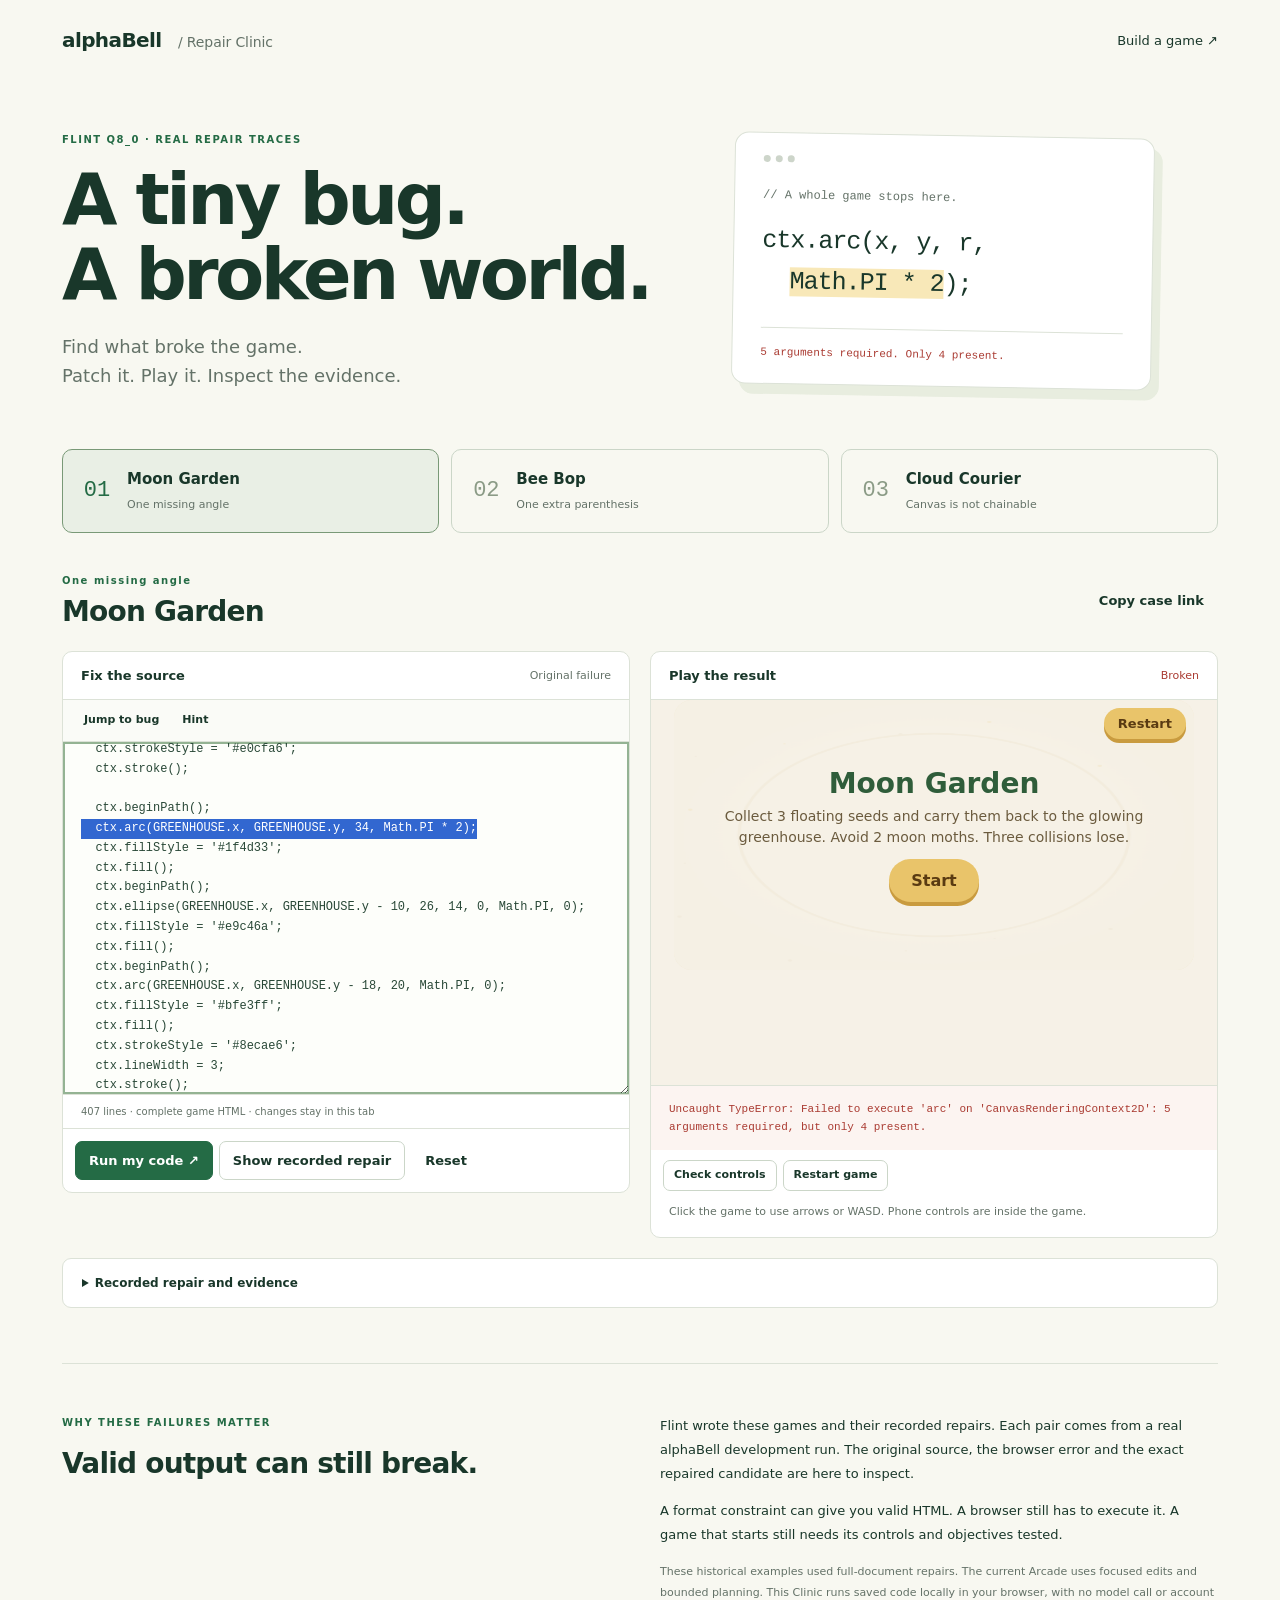
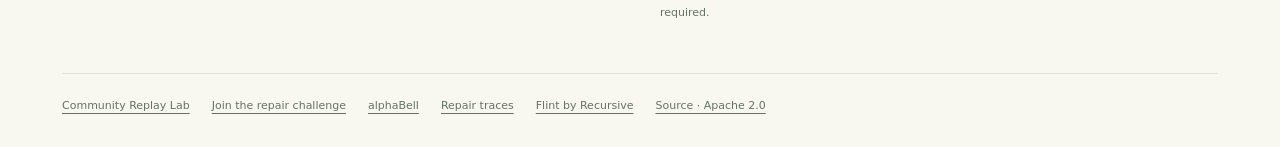
<file: index.html>
<!doctype html>
<html lang="en">
<head>
<meta charset="utf-8">
<meta name="viewport" content="width=device-width, initial-scale=1">
<meta name="description" content="Three real Flint coding failures. Find the bug, patch the game, and play the repair. An open browser-game debugging lab by alphaBell.">
<meta http-equiv="Content-Security-Policy" content="default-src 'self'; script-src 'self' 'unsafe-inline'; style-src 'self' 'unsafe-inline'; img-src 'self' data:; frame-src 'none'; connect-src 'self'; object-src 'none'; base-uri 'none'; form-action 'none'">
<title>Flint Repair Clinic by alphaBell</title>
<link rel="icon" type="image/svg+xml" href="favicon.svg">
<link rel="stylesheet" href="style.css">
<script src="app.js" defer></script>
</head>
<body>
<header><a class="brand" href="https://huggingface.co/alphabell" target="_blank" rel="noopener">alphaBell <span>/ Repair Clinic</span></a><a href="https://huggingface.co/spaces/alphabell/Flint-Arcade" target="_blank" rel="noopener">Build a game <span aria-hidden="true">↗</span></a></header>
<main>
<section class="intro">
  <div><p class="eyebrow">FLINT Q8_0 · REAL REPAIR TRACES</p><h1>A tiny bug.<br>A broken world.</h1><p class="lead">Find what broke the game.<br>Patch it. Play it. Inspect the evidence.</p></div>
  <div class="hero-code" aria-hidden="true"><div class="window-dots"><i></i><i></i><i></i></div><span class="code-comment">// A whole game stops here.</span><code>ctx.arc(x, y, r,<br>&nbsp;&nbsp;<mark>Math.PI * 2</mark>);</code><span class="error-underline"></span><p>5 arguments required. Only 4 present.</p></div>
</section>
<nav class="cases" aria-label="Choose a repair case" id="case-list"></nav>
<section class="workshop" aria-labelledby="case-title">
  <div class="case-heading"><div><p class="eyebrow" id="case-label"></p><h2 id="case-title">Loading cases</h2></div><button class="text-button" id="share" type="button">Copy case link</button></div>
  <div class="workbench">
    <div class="source-panel">
      <div class="panel-head"><h3>Fix the source</h3><span id="source-state">Original failure</span></div>
      <div class="source-tools"><button id="fault" type="button">Jump to bug</button><button id="hint" type="button" aria-expanded="false" aria-controls="hint-text">Hint</button></div>
      <p id="hint-text" class="hint" hidden></p>
      <label class="sr-only" for="editor">Complete game HTML, editable</label>
      <textarea id="editor" spellcheck="false" autocapitalize="off" autocomplete="off" autocorrect="off" wrap="off"></textarea>
      <p class="editor-caption" id="editor-caption"></p>
      <div class="actions"><button class="primary" id="run" type="button">Run my code <span aria-hidden="true">↗</span></button><button id="repair" type="button">Show recorded repair</button><button class="text-button" id="reset" type="button">Reset</button></div>
    </div>
    <div class="play-panel">
      <div class="panel-head"><h3>Play the result</h3><span class="status" id="status" role="status" aria-live="polite">Loading</span></div>
      <div class="game-wrap"><iframe id="game" title="Selected game in an isolated preview" sandbox="allow-scripts allow-pointer-lock" referrerpolicy="no-referrer" allow=""></iframe></div>
      <div class="result" id="result" aria-live="polite"></div>
      <div class="play-tools"><button id="check" type="button">Check controls</button><button id="restart" type="button">Restart game</button></div>
      <p class="caption">Click the game to use arrows or WASD. Phone controls are inside the game.</p>
    </div>
  </div>
  <details id="evidence"><summary>Recorded repair and evidence</summary><div class="evidence-body"><p id="case-note"></p><pre id="diff"></pre><div class="evidence-grid"><div><h3>Original browser error</h3><pre id="original-error"></pre></div><div><h3>Recorded checks</h3><p id="recorded-checks"></p><p class="caption">Historical smoke checks cover startup, brief input and restart. They do not establish complete gameplay or model success rates.</p></div></div><p class="hashes" id="hashes"></p><div class="evidence-links"><button id="download" type="button">Download this case</button><a href="cases.json" download>All 3 cases (JSON)</a><a id="source-dataset" target="_blank" rel="noopener">Original dataset ↗</a></div></div></details>
</section>
<section class="notes"><div><p class="eyebrow">WHY THESE FAILURES MATTER</p><h2>Valid output can still break.</h2></div><div><p>Flint wrote these games and their recorded repairs. Each pair comes from a real alphaBell development run. The original source, the browser error and the exact repaired candidate are here to inspect.</p><p>A format constraint can give you valid HTML. A browser still has to execute it. A game that starts still needs its controls and objectives tested.</p><p class="caption">These historical examples used full-document repairs. The current Arcade uses focused edits and bounded planning. This Clinic runs saved code locally in your browser, with no model call or account required.</p></div></section>
<footer><a href="replay.html">Community Replay Lab</a><a href="https://huggingface.co/spaces/alphabell/Flint-Repair-Clinic/discussions/4" target="_blank" rel="noopener">Join the repair challenge</a><a href="https://huggingface.co/alphabell" target="_blank" rel="noopener">alphaBell</a><a href="https://huggingface.co/datasets/alphabell/Flint-Arcade-Trajectories" target="_blank" rel="noopener">Repair traces</a><a href="https://huggingface.co/RecursiveSI/flint" target="_blank" rel="noopener">Flint by Recursive</a><a href="https://huggingface.co/spaces/alphabell/Flint-Repair-Clinic/tree/main" target="_blank" rel="noopener">Source · Apache 2.0</a></footer>
</main>
<p id="toast" role="status" hidden></p>
</body></html>
</file>
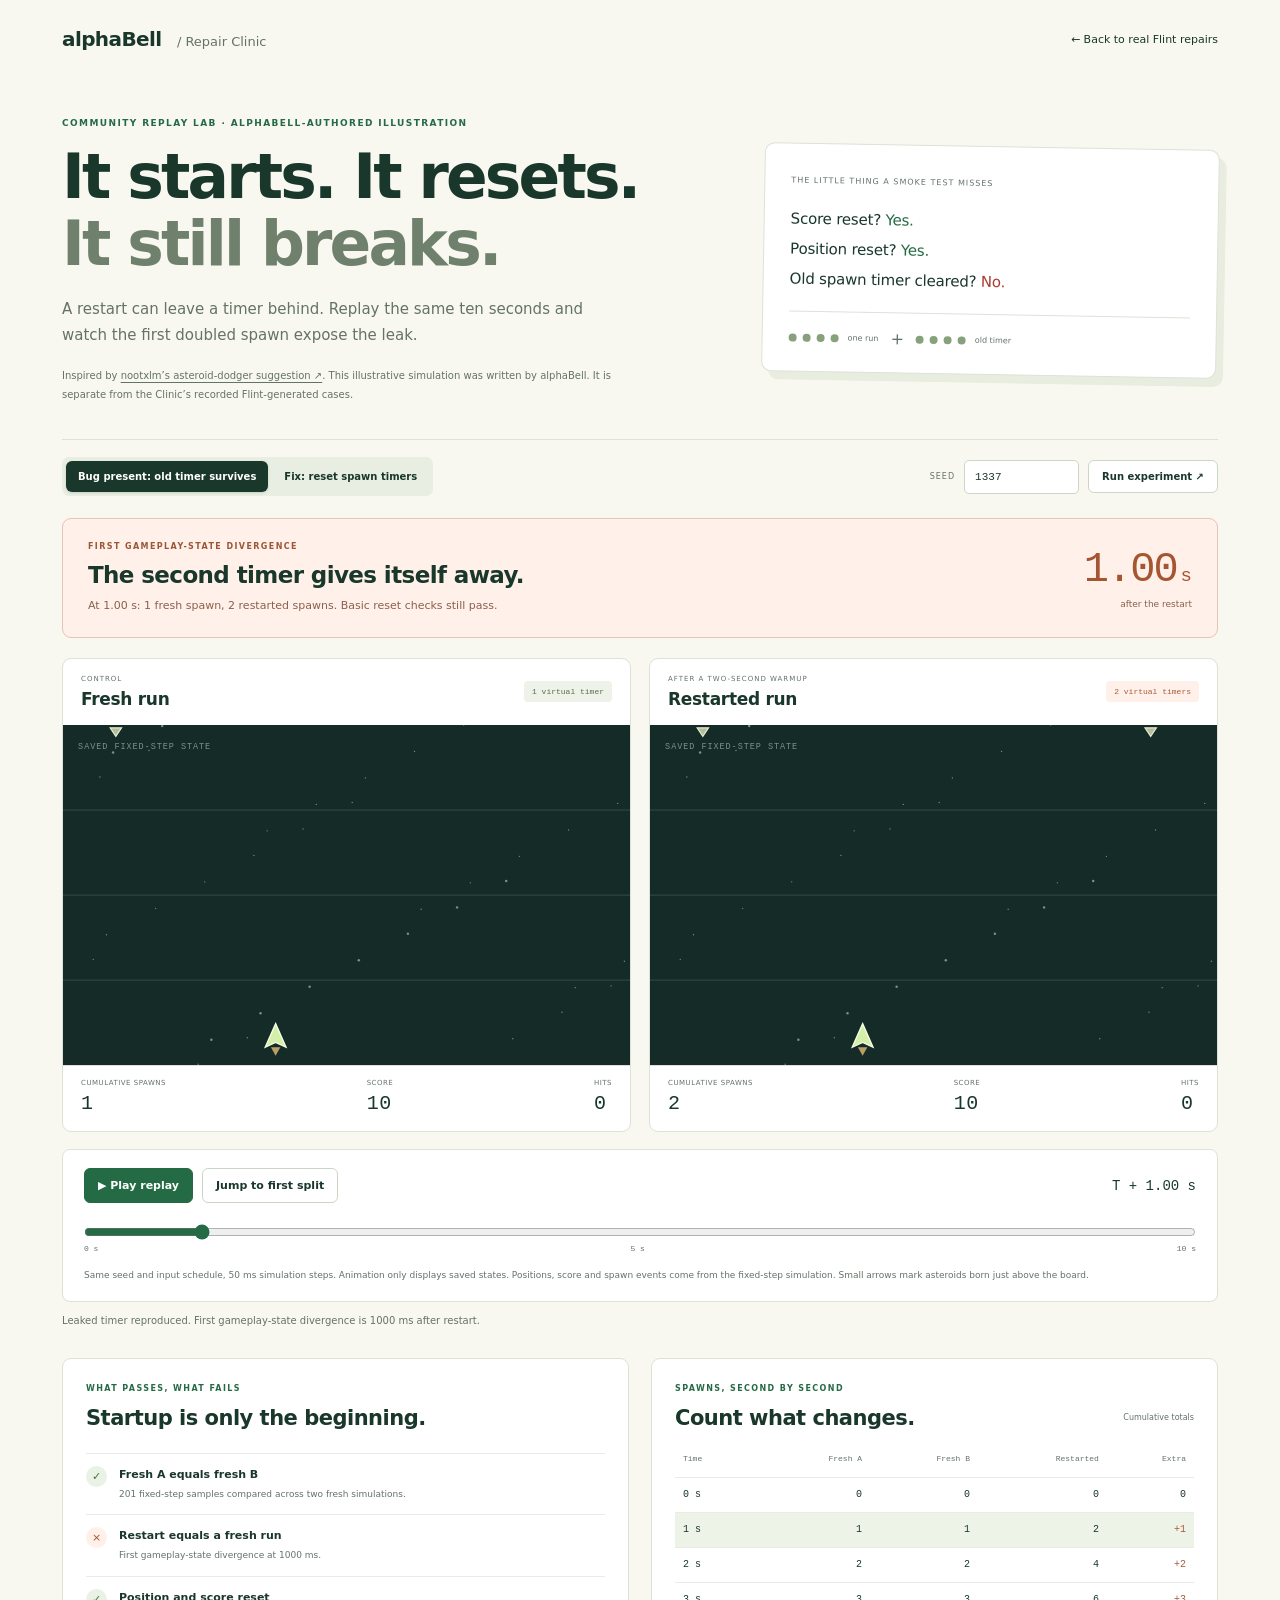
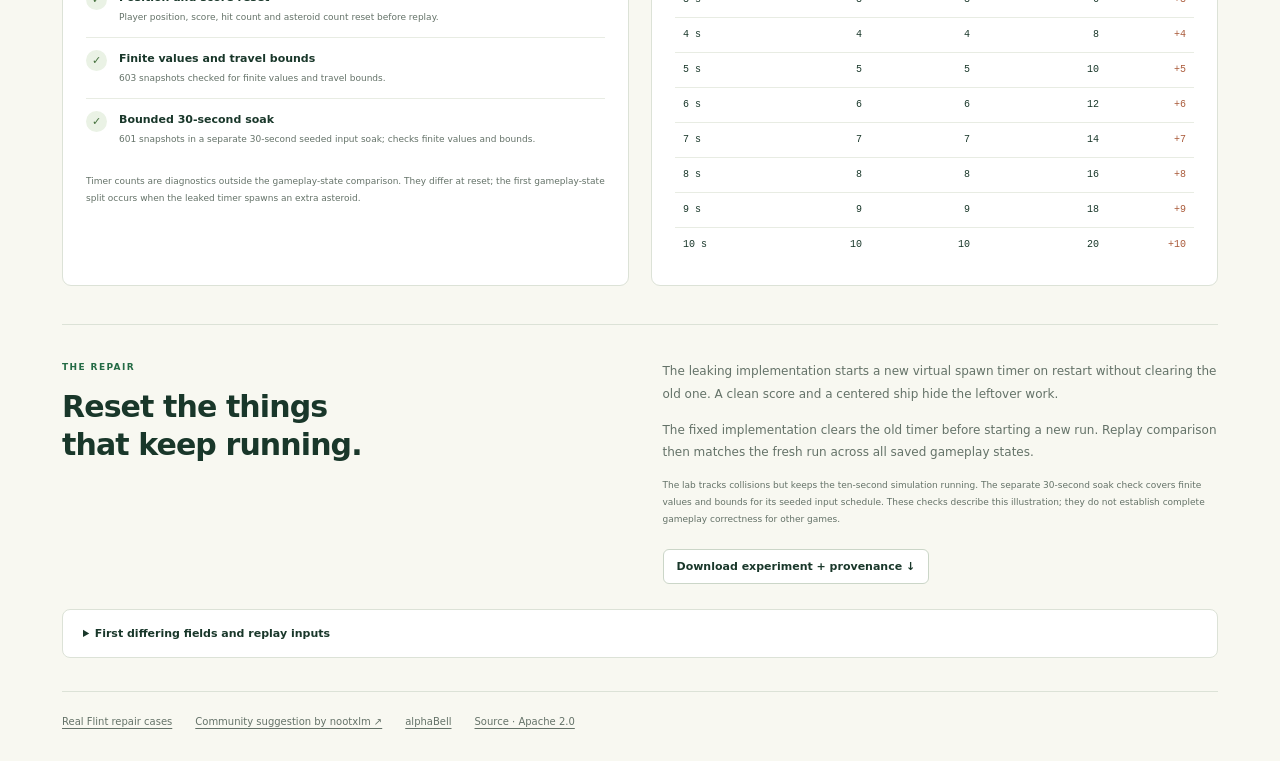
<file: replay.html>
<!doctype html>
<html lang="en">
<head>
<meta charset="utf-8"><meta name="viewport" content="width=device-width,initial-scale=1">
<meta name="description" content="A deterministic replay lab by alphaBell, inspired by a community suggestion. See a leaked restart timer double asteroid spawns while basic checks still pass.">
<meta http-equiv="Content-Security-Policy" content="default-src 'self'; script-src 'self'; style-src 'self'; connect-src 'none'; img-src 'self' data:; frame-src 'none'; object-src 'none'; base-uri 'none'; form-action 'none'">
<title>Restart Replay Lab · alphaBell Repair Clinic</title>
<meta property="og:title" content="Restart Replay Lab by alphaBell">
<meta property="og:description" content="Replay a restart timer leak with identical seeds and inputs. Find the first doubled spawn.">
<meta property="og:image" content="https://alphabell-flint-repair-clinic.static.hf.space/replay-preview.png">
<meta property="og:url" content="https://alphabell-flint-repair-clinic.static.hf.space/replay.html">
<link rel="icon" type="image/svg+xml" href="favicon.svg">
<link rel="stylesheet" href="replay.css">
</head>
<body>
<a class="skip" href="#replay-controls">Skip to replay controls</a>
<header class="site-header"><a class="brand" href="index.html">alphaBell <span>/ Repair Clinic</span></a><a href="index.html">← Back to real Flint repairs</a></header>
<main>
<section class="intro"><div><p class="eyebrow">COMMUNITY REPLAY LAB · ALPHABELL-AUTHORED ILLUSTRATION</p><h1>It starts. It resets.<br><span>It still breaks.</span></h1><p class="lead">A restart can leave a timer behind. Replay the same ten seconds and watch the first doubled spawn expose the leak.</p><p class="credit">Inspired by <a href="https://discuss.huggingface.co/t/190935/4" target="_blank" rel="noreferrer">nootxlm’s asteroid-dodger suggestion ↗</a>. This illustrative simulation was written by alphaBell. It is separate from the Clinic’s recorded Flint-generated cases.</p></div><aside class="bug-note"><span>THE LITTLE THING A SMOKE TEST MISSES</span><p>Score reset? <strong>Yes.</strong><br>Position reset? <strong>Yes.</strong><br>Old spawn timer cleared? <strong class="bug-color" id="timer-answer">No.</strong></p><div class="timer-sketch" aria-hidden="true"><i></i><i></i><i></i><i></i><span>one run</span><b>+</b><i></i><i></i><i></i><i></i><span>old timer</span></div></aside></section>
<section class="experiment-controls" id="replay-controls" aria-label="Experiment settings"><div class="mode-controls" role="group" aria-label="Restart implementation"><button id="mode-leaked" type="button" aria-pressed="true">Bug present: old timer survives</button><button id="mode-fixed" type="button" aria-pressed="false">Fix: reset spawn timers</button></div><div class="seed-controls"><label for="seed">SEED</label><input id="seed" type="number" min="0" max="4294967295" step="1" value="1337"><button id="run-experiment" type="button">Run experiment ↗</button></div></section>
<section id="verdict" class="verdict" aria-labelledby="verdict-title"><div><p class="eyebrow" id="verdict-label">FIRST GAMEPLAY-STATE DIVERGENCE</p><h2 id="verdict-title">Loading replay</h2><p id="verdict-detail"></p></div><div class="verdict-value"><strong id="divergence-time">1.00<span>s</span></strong><span id="divergence-caption">after the restart</span></div></section>
<section class="replay-pair" aria-label="Fresh run and restarted run"><article class="run-panel"><div class="run-heading"><div><p>CONTROL</p><h2>Fresh run</h2></div><span class="timer-count" id="fresh-timers">1 virtual timer</span></div><svg id="fresh-world" viewBox="0 0 600 360" role="img" aria-label="Fresh run schematic replay"></svg><div class="run-metrics"><span>CUMULATIVE SPAWNS <strong id="fresh-spawns">0</strong></span><span>SCORE <strong id="fresh-score">0</strong></span><span>HITS <strong id="fresh-hits">0</strong></span></div></article><article class="run-panel restart-panel"><div class="run-heading"><div><p>AFTER A TWO-SECOND WARMUP</p><h2>Restarted run</h2></div><span class="timer-count" id="restart-timers">2 virtual timers</span></div><svg id="restart-world" viewBox="0 0 600 360" role="img" aria-label="Restarted run schematic replay"></svg><div class="run-metrics"><span>CUMULATIVE SPAWNS <strong id="restart-spawns">0</strong></span><span>SCORE <strong id="restart-score">0</strong></span><span>HITS <strong id="restart-hits">0</strong></span></div></article></section>
<section class="timeline" aria-label="Replay timeline"><div class="playback-row"><button id="play" class="primary" type="button">▶ Play replay</button><button id="jump" type="button">Jump to first split</button><output id="clock">T + 1.00 s</output></div><label class="sr-only" for="timeline">Replay time in milliseconds</label><input id="timeline" type="range" min="0" max="10000" step="50" value="1000"><div class="timeline-labels"><span>0 s</span><span>5 s</span><span>10 s</span></div><p>Same seed and input schedule, 50 ms simulation steps. Animation only displays saved states. Positions, score and spawn events come from the fixed-step simulation. Small arrows mark asteroids born just above the board.</p></section>
<p id="status" role="status" aria-live="polite" class="status">Loading deterministic experiment.</p>
<section class="evidence-grid"><article class="checks-card"><p class="eyebrow">WHAT PASSES, WHAT FAILS</p><h2>Startup is only the beginning.</h2><div id="checks"></div><p class="fine-print">Timer counts are diagnostics outside the gameplay-state comparison. They differ at reset; the first gameplay-state split occurs when the leaked timer spawns an extra asteroid.</p></article><article class="spawn-card"><div class="table-heading"><div><p class="eyebrow">SPAWNS, SECOND BY SECOND</p><h2>Count what changes.</h2></div><span>Cumulative totals</span></div><div class="table-scroll"><table><thead><tr><th scope="col">Time</th><th scope="col">Fresh A</th><th scope="col">Fresh B</th><th scope="col">Restarted</th><th scope="col">Extra</th></tr></thead><tbody id="spawn-rows"></tbody></table></div></article></section>
<section class="why"><div><p class="eyebrow">THE REPAIR</p><h2>Reset the things<br>that keep running.</h2></div><div><p>The leaking implementation starts a new virtual spawn timer on restart without clearing the old one. A clean score and a centered ship hide the leftover work.</p><p>The fixed implementation clears the old timer before starting a new run. Replay comparison then matches the fresh run across all saved gameplay states.</p><p class="fine-print">The lab tracks collisions but keeps the ten-second simulation running. The separate 30-second soak check covers finite values and bounds for its seeded input schedule. These checks describe this illustration; they do not establish complete gameplay correctness for other games.</p><button id="download" type="button">Download experiment + provenance ↓</button></div></section>
<details><summary>First differing fields and replay inputs</summary><div class="details-body"><pre id="difference-fields"></pre><p>Input schedule, configuration and complete state snapshots are included in the experiment download.</p><pre id="configuration"></pre></div></details>
<footer><a href="index.html">Real Flint repair cases</a><a href="https://discuss.huggingface.co/t/190935/4" target="_blank" rel="noreferrer">Community suggestion by nootxlm ↗</a><a href="https://huggingface.co/alphabell" target="_blank" rel="noreferrer">alphaBell</a><a href="https://github.com/alphabell-research/flint-repair-clinic" target="_blank" rel="noreferrer">Source · Apache 2.0</a></footer>
</main>
<script type="module" src="replay.js"></script>
</body>
</html>
</file>
<file: style.css>
:root{color-scheme:light;--ink:#19372a;--muted:#647268;--paper:#f8f8f1;--line:#dce2d7;--accent:#246b45;--soft:#e9efe5;--error:#aa3b32;font-family:Inter,ui-sans-serif,system-ui,-apple-system,BlinkMacSystemFont,"Segoe UI",sans-serif;color:var(--ink);background:var(--paper);font-synthesis:none}
*{box-sizing:border-box}body{margin:0}a{color:inherit;text-underline-offset:4px}button,a,textarea{touch-action:manipulation}button{font:inherit;cursor:pointer;border:1px solid #cbd6c8;color:var(--ink);background:white;border-radius:7px;padding:10px 13px;line-height:1.35;font-size:13px;font-weight:600}button:hover{border-color:var(--accent);background:#f4f7f1}button:disabled{opacity:.5;cursor:wait}button:focus-visible,a:focus-visible,summary:focus-visible{outline:3px solid #82ac6a;outline-offset:4px}.primary{background:var(--accent);border-color:var(--accent);color:#fff}.primary:hover{background:#1b5537;color:white}.text-button{border-color:transparent;background:transparent}.sr-only{position:absolute;width:1px;height:1px;margin:-1px;overflow:hidden;clip:rect(0,0,0,0);white-space:nowrap}header{max-width:1220px;margin:auto;display:flex;align-items:center;justify-content:space-between;padding:28px 32px;gap:15px;font-size:13px}header a{text-decoration:none}.brand{font-size:20px;font-weight:800;letter-spacing:-.6px}.brand span{font-size:14px;font-weight:450;letter-spacing:-.1px;color:var(--muted);padding-left:10px}main{max-width:1220px;margin:auto;padding:0 32px}.intro{display:grid;grid-template-columns:1fr .8fr;align-items:center;gap:64px;padding:52px 0 58px}.eyebrow{font-size:10px;letter-spacing:1.5px;line-height:1.6;font-weight:750;margin:0 0 14px;color:var(--accent)}h1{font-size:clamp(44px,5.6vw,76px);letter-spacing:-3.5px;line-height:1.04;margin:0 0 22px;font-weight:750}.lead{font-size:18px;line-height:1.6;color:var(--muted);margin:0}.hero-code{border:1px solid var(--line);border-radius:14px;box-shadow:8px 10px 0 #e8eddf;background:#fff;padding:22px 28px;transform:rotate(1deg);max-width:420px}.window-dots{display:flex;gap:5px;padding-bottom:26px}.window-dots i{width:7px;height:7px;border-radius:50%;background:#cdd5ca}.code-comment{font:12px ui-monospace,SFMono-Regular,monospace;color:var(--muted);display:block;margin:0 0 18px}.hero-code code{font:clamp(18px,2vw,25px)/1.65 ui-monospace,SFMono-Regular,monospace;letter-spacing:-1px}.hero-code mark{background:#f8e8b8;color:inherit}.hero-code p{font:11px/1.7 ui-monospace,SFMono-Regular,monospace;margin:24px 0 0;color:var(--error);border-top:1px solid var(--line);padding-top:15px}.cases{display:grid;grid-template-columns:repeat(3,1fr);gap:12px;margin-bottom:40px}.case-button{text-align:left;display:flex;align-items:center;gap:14px;padding:19px 18px;background:transparent;border-radius:10px;font-size:15px}.case-button[aria-pressed=true]{background:var(--soft);border-color:#799977}.case-num{width:32px;height:36px;display:grid;place-items:center;font:22px ui-monospace,SFMono-Regular,monospace;color:#8b9b86;flex-shrink:0}.case-button[aria-pressed=true] .case-num{color:var(--accent)}.case-button strong{display:block;font-size:15px;margin-bottom:4px}.case-button small{font-size:11px;color:var(--muted);font-weight:400}.case-heading{display:flex;justify-content:space-between;align-items:center;gap:15px;margin-bottom:22px}.case-heading .eyebrow{margin-bottom:6px}h2{font-size:28px;letter-spacing:-.8px;line-height:1.2;margin:0}h3{font-size:13px;margin:0;font-weight:650}.workbench{display:grid;grid-template-columns:1fr 1fr;gap:20px;align-items:start}.source-panel,.play-panel{min-width:0;border:1px solid var(--line);border-radius:10px;background:#fff;overflow:hidden}.panel-head{display:flex;justify-content:space-between;gap:8px;padding:16px 18px;align-items:center;border-bottom:1px solid var(--line)}.panel-head>span{font-size:11px;color:var(--muted)}.source-tools{display:flex;gap:5px;padding:8px 12px;border-bottom:1px solid var(--line);background:#fafbf7}.source-tools button{font-size:11px;padding:5px 9px;border:none;background:transparent}textarea{width:100%;height:352px;display:block;resize:vertical;border:none;outline:none;padding:18px;tab-size:2;font:12px/1.65 ui-monospace,SFMono-Regular,Consolas,monospace;color:#294837;background:#fdfefa;white-space:pre;overscroll-behavior:contain}textarea:focus{box-shadow:inset 0 0 0 2px #94b393}.editor-caption{font-size:10px;line-height:1.5;padding:9px 18px;margin:0;color:var(--muted);border-top:1px solid var(--line)}.actions{display:flex;flex-wrap:wrap;gap:6px;padding:12px;border-top:1px solid var(--line)}.hint{font-size:12px;line-height:1.6;margin:0;background:#edf4e9;border-bottom:1px solid var(--line);padding:12px 18px}.game-wrap{height:385px;background:#eef1e8}iframe{width:100%;height:100%;border:0;background:#eef1e8}.result{padding:14px 18px;min-height:65px;font:11px/1.65 ui-monospace,SFMono-Regular,monospace;border-top:1px solid var(--line);overflow-wrap:anywhere;background:#f6f8f2;white-space:pre-wrap}.result.error{color:var(--error);background:#fcf4f1}.result.ok{color:#246b45}.play-tools{padding:10px 12px 0;display:flex;gap:6px}.play-tools button{font-size:11px;padding:7px 10px}.caption{font-size:11px;line-height:1.65;color:var(--muted);margin:12px 18px 16px}.status[data-kind=error]{color:var(--error)}.status[data-kind=ok]{color:var(--accent)}details{border:1px solid var(--line);border-radius:9px;margin:20px 0 0;background:#fff}summary{padding:17px 19px;font-size:12px;font-weight:600;cursor:pointer}.evidence-body{border-top:1px solid var(--line);padding:22px;font-size:13px;line-height:1.7}.evidence-body>p{margin-top:0}.evidence-body pre{font:11px/1.7 ui-monospace,SFMono-Regular,monospace;max-height:400px;overflow:auto;background:#f4f6ef;padding:15px;border-radius:5px;white-space:pre;tab-size:2}.evidence-grid{display:grid;grid-template-columns:1fr 1fr;gap:24px;min-width:0}.evidence-grid>div{min-width:0}.evidence-grid pre{white-space:pre-wrap;overflow-wrap:anywhere}.evidence-grid .caption{margin-left:0;margin-right:0}.hashes{font:10px/1.8 ui-monospace,SFMono-Regular,monospace;overflow-wrap:anywhere;color:var(--muted)}.evidence-links{display:flex;gap:18px;flex-wrap:wrap;align-items:center;font-size:12px}.notes{display:grid;grid-template-columns:1fr 1fr;gap:40px;border-top:1px solid var(--line);padding:50px 0;margin:55px 0 0}.notes>div>p{font-size:13px;line-height:1.85;margin-top:0}.notes>div>.eyebrow{font-size:10px}.notes .caption{margin:15px 0 0;font-size:11px}footer{display:flex;flex-wrap:wrap;gap:22px;border-top:1px solid var(--line);padding:25px 0 35px;color:var(--muted);font-size:11px}#toast{position:fixed;bottom:20px;left:50%;transform:translateX(-50%);max-width:90vw;background:var(--ink);color:#fff;border-radius:8px;font-size:12px;padding:12px 18px;box-shadow:0 3px 20px #0002;z-index:10}
@media(max-width:760px){header{padding:23px 20px}.brand{font-size:18px}.brand span{font-size:11px;padding-left:5px}header>a:last-child{font-size:11px}main{padding:0 20px}.intro{grid-template-columns:1fr;gap:30px;padding:28px 0 32px}h1{font-size:54px;letter-spacing:-2.8px}.lead{font-size:16px}.hero-code{display:none}.cases{gap:7px;margin-bottom:28px}.case-button{padding:11px 9px;display:block}.case-num{font-size:16px;width:auto;height:auto;display:block;margin:0 0 7px}.case-button strong{font-size:11px}.case-button small{font-size:9px;line-height:1.5;display:block}.case-heading h2{font-size:25px}.case-heading>button{font-size:10px;padding:8px}.workbench{grid-template-columns:1fr;gap:15px}.play-panel{grid-row:1}.game-wrap{height:390px}textarea{height:270px;font-size:11px}.panel-head{padding:14px 15px}.actions button{font-size:11px;padding:9px 10px}.notes{grid-template-columns:1fr;gap:20px;margin-top:35px;padding:30px 0}.notes h2{font-size:25px}.evidence-grid{grid-template-columns:1fr}.evidence-body{padding:15px}.evidence-links{gap:13px}footer{gap:16px}.source-tools{padding:7px 9px}.editor-caption{font-size:9px}}
@media(prefers-reduced-motion:reduce){*,*::before,*::after{scroll-behavior:auto!important;animation:none!important;transition:none!important}}
</file>
<file: replay.css>
:root{--ink:#19372a;--muted:#647268;--paper:#f8f8f1;--line:#dce2d7;--accent:#246b45;--soft:#e9efe5;--error:#aa3b32;font-family:Inter,ui-sans-serif,system-ui,-apple-system,BlinkMacSystemFont,"Segoe UI",sans-serif;color:var(--ink);background:var(--paper);font-synthesis:none}*{box-sizing:border-box}body{margin:0}a{color:inherit;text-underline-offset:3px}button,input{font:inherit}button{cursor:pointer;color:var(--ink);border:1px solid #cbd6c8;background:#fff;border-radius:6px;padding:10px 13px;font-size:11px;font-weight:600}button:hover:not(:disabled){background:#f0f4eb;border-color:var(--accent)}button:disabled{opacity:.4;cursor:default}button:focus-visible,a:focus-visible,input:focus-visible,summary:focus-visible{outline:3px solid #8bb773;outline-offset:4px}.primary{background:var(--accent);border-color:var(--accent);color:#fff}.primary:hover:not(:disabled){background:#1b5537;color:#fff}.skip{position:fixed;top:-100px;left:16px;padding:12px;background:var(--ink);color:white;z-index:5}.skip:focus{top:12px}.sr-only{position:absolute;width:1px;height:1px;overflow:hidden;clip:rect(0,0,0,0);white-space:nowrap}.site-header{max-width:1220px;margin:auto;display:flex;align-items:center;justify-content:space-between;padding:27px 32px;gap:18px;font-size:11px}.site-header a{text-decoration:none}.brand{font-size:20px;font-weight:800;letter-spacing:-.6px}.brand span{font-size:13px;font-weight:450;letter-spacing:0;color:var(--muted);padding-left:9px}main{max-width:1220px;margin:auto;padding:0 32px}.intro{display:grid;grid-template-columns:1.4fr 1fr;gap:65px;align-items:center;padding:38px 0 35px}.eyebrow{font-size:9px;letter-spacing:1.4px;line-height:1.7;font-weight:750;margin:0 0 13px;color:var(--accent)}h1{font-size:clamp(40px,4.8vw,65px);font-weight:700;letter-spacing:-2.8px;line-height:1.08;margin:0 0 19px}h1 span{color:#6f806d}.lead{font-size:15px;line-height:1.75;color:var(--muted);max-width:560px;margin:0}.credit{font-size:10px;line-height:1.9;color:var(--muted);max-width:590px;margin:18px 0 0}.bug-note{background:#fff;border:1px solid var(--line);border-radius:10px;padding:24px 26px;box-shadow:7px 8px 0 #e8eddf;transform:rotate(1deg)}.bug-note>span{font-size:8px;letter-spacing:1px;color:var(--muted)}.bug-note p{font-size:15px;line-height:2;letter-spacing:-.2px;margin:17px 0}.bug-note strong{font-weight:500;color:var(--accent)}.bug-note .bug-color{color:var(--error)}.timer-sketch{display:flex;align-items:center;gap:6px;border-top:1px solid var(--line);padding-top:16px;font-size:8px;color:var(--muted)}.timer-sketch i{height:8px;width:8px;border-radius:50%;background:#86a17c}.timer-sketch span{padding-left:3px}.timer-sketch b{font-size:16px;padding:0 6px;font-weight:400}.experiment-controls{display:flex;align-items:center;justify-content:space-between;gap:20px;border-top:1px solid var(--line);padding:17px 0}.mode-controls{display:flex;background:#e9eee3;border-radius:7px;padding:4px;gap:4px}.mode-controls button{border:0;background:transparent;font-size:10px;padding:10px 12px}.mode-controls button[aria-pressed=true]{background:var(--ink);color:white;box-shadow:0 1px 3px #0002}.seed-controls{display:flex;align-items:center;gap:9px}.seed-controls label{font-size:8px;letter-spacing:1px;color:var(--muted)}.seed-controls input{background:#fff;border:1px solid #cbd6c8;border-radius:5px;font:11px monospace;padding:10px;width:115px;color:var(--ink)}.seed-controls button{font-size:10px}.verdict{background:#fff0e9;border:1px solid #e4c6b7;border-radius:9px;display:flex;align-items:center;justify-content:space-between;gap:25px;padding:21px 25px;margin:5px 0 20px}.verdict .eyebrow{color:#9a5637;font-size:8px;margin-bottom:8px}.verdict h2{font-size:23px;letter-spacing:-.6px;margin:0;font-weight:600}.verdict p:last-child{font-size:11px;line-height:1.8;color:#8a604d;margin:8px 0 0}.verdict-value{text-align:right;flex-shrink:0}.verdict-value>strong{display:block;font:42px/1.1 ui-monospace,monospace;letter-spacing:-2px;color:#a55631}.verdict-value>strong>span{font-size:19px;letter-spacing:0;margin-left:4px}.verdict-value>span{display:block;font-size:9px;color:#8a604d;margin-top:6px}.verdict.fixed{background:#eaf2e5;border-color:#c1d3b5}.verdict.fixed .eyebrow,.verdict.fixed p:last-child,.verdict.fixed .verdict-value>span{color:#54734b}.verdict.fixed .verdict-value>strong{color:#3c6b35}.replay-pair{display:grid;grid-template-columns:1fr 1fr;gap:18px}.run-panel{border:1px solid var(--line);border-radius:9px;background:#fff;overflow:hidden;min-width:0}.run-heading{display:flex;align-items:center;justify-content:space-between;gap:10px;padding:16px 18px}.run-heading p{font-size:7px;letter-spacing:1px;color:var(--muted);margin:0 0 6px}.run-heading h2{font-size:17px;letter-spacing:-.3px;margin:0}.timer-count{font:8px monospace;padding:6px 8px;border-radius:4px;background:#eef2e8;color:#57704d}.restart-panel .timer-count{background:#fff0e9;color:#a65b3c}.run-panel svg{width:100%;display:block;background:#142b28;aspect-ratio:600/360}.space-star{fill:#77928a}.space-grid{stroke:#345048;stroke-width:1}.asteroid{fill:#b3be9f;stroke:#e4e9c9;stroke-width:1.3}.asteroid-label{fill:#53654f;font:8px monospace;text-anchor:middle;dominant-baseline:central}.ship{fill:#d4efa9;stroke:#f4ffe2;stroke-width:1.4}.ship-flame{fill:#e4bb75;opacity:.8}.world-note{fill:#79938a;font:9px monospace;letter-spacing:1px}.run-metrics{display:flex;justify-content:space-between;gap:15px;padding:13px 18px;border-top:1px solid var(--line)}.run-metrics>span{font-size:7px;letter-spacing:.5px;color:var(--muted)}.run-metrics strong{font:20px/1.4 ui-monospace,monospace;color:var(--ink);display:block;margin-top:3px}.timeline{background:#fff;border:1px solid var(--line);border-radius:8px;padding:18px 21px;margin-top:17px}.playback-row{display:flex;align-items:center;gap:9px}.playback-row output{margin-left:auto;font:14px ui-monospace,monospace}.timeline input[type=range]{width:100%;accent-color:var(--accent);margin:21px 0 4px;cursor:pointer}.timeline-labels{display:flex;justify-content:space-between;font:8px monospace;color:var(--muted)}.timeline>p{font-size:9px;line-height:1.8;color:var(--muted);margin:14px 0 0}.status{font-size:10px;line-height:1.8;min-height:18px;color:var(--muted);margin:10px 0 28px}.status.error{color:var(--error)}.evidence-grid{display:grid;grid-template-columns:1fr 1fr;gap:22px}.checks-card,.spawn-card{border:1px solid var(--line);border-radius:9px;background:#fff;padding:23px}.evidence-grid h2{font-size:21px;font-weight:600;letter-spacing:-.5px;line-height:1.3;margin:0 0 21px}.evidence-grid .eyebrow{font-size:8px;margin-bottom:9px}.check-row{display:flex;align-items:start;gap:12px;border-top:1px solid #e8ece3;padding:12px 0}.check-result{width:21px;height:21px;display:flex;align-items:center;justify-content:center;border-radius:50%;background:#eaf2e5;color:#45713d;font-size:11px;flex-shrink:0}.check-result.fail{background:#fff0e9;color:#a55631}.check-row strong{font-size:11px;display:block;margin:2px 0 5px;font-weight:600}.check-row p{font-size:9px;line-height:1.8;color:var(--muted);margin:0}.fine-print{font-size:9px!important;line-height:1.9!important;color:var(--muted);margin:14px 0 0}.table-heading{display:flex;justify-content:space-between;gap:10px;align-items:center}.table-heading>span{font-size:8px;color:var(--muted)}.table-scroll{overflow:auto}table{width:100%;border-collapse:collapse;font:10px/1.6 ui-monospace,monospace}th{text-align:right;color:var(--muted);font-size:8px;font-weight:400;padding:0 8px 11px}td{text-align:right;padding:9px 8px;border-top:1px solid #e8ece3}th:first-child,td:first-child{text-align:left}tr.active{background:#eef3e8}td.extra{color:#aa5b3b}.why{display:grid;grid-template-columns:1fr 1fr;gap:45px;border-top:1px solid var(--line);margin:38px 0 0;padding:35px 0 0}.why h2{font-size:30px;letter-spacing:-.9px;line-height:1.25;margin:0}.why>div>p:not(.eyebrow){font-size:12px;line-height:1.9;color:var(--muted);margin:0 0 13px}.why button{margin-top:8px}details{margin:25px 0 33px;border:1px solid var(--line);border-radius:8px;background:#fff}summary{padding:17px 20px;cursor:pointer;font-size:11px;font-weight:600}.details-body{padding:0 20px 20px}.details-body pre{font:10px/1.8 ui-monospace,monospace;white-space:pre-wrap;overflow-wrap:anywhere;background:#f3f6ee;padding:15px;border-radius:5px;max-height:320px;overflow:auto}.details-body p{font-size:10px;line-height:1.8;color:var(--muted)}footer{border-top:1px solid var(--line);padding:24px 0 34px;display:flex;gap:23px;flex-wrap:wrap;font-size:10px;color:var(--muted)}[hidden]{display:none!important}@media(max-width:900px){.site-header{padding:24px}.intro{gap:35px;grid-template-columns:1.3fr 1fr}main{padding:0 24px}h1{font-size:47px}.lead{font-size:13px}.bug-note{padding:19px}.bug-note p{font-size:12px}.timer-sketch{gap:4px}.timer-sketch i{width:5px;height:5px}.timer-sketch span{font-size:7px}.timer-sketch b{padding:0 3px}.experiment-controls{flex-wrap:wrap;gap:12px}.seed-controls{margin-left:auto}.verdict h2{font-size:20px}.verdict-value>strong{font-size:35px}.evidence-grid{gap:16px}.checks-card,.spawn-card{padding:19px}.evidence-grid h2{font-size:18px}.run-heading{padding:14px}.run-heading p{font-size:6px}.run-heading h2{font-size:16px}.timer-count{font-size:7px}.run-metrics{padding:12px 14px}.run-metrics>span{font-size:6px}.run-metrics strong{font-size:19px}.why h2{font-size:27px}}@media(max-width:620px){.site-header{padding:22px 17px;font-size:9px;gap:12px}.brand{font-size:17px}.brand span{display:none}main{padding:0 16px}.intro{display:block;padding:26px 0 25px}.eyebrow{font-size:7px;letter-spacing:1.1px}h1{font-size:43px;letter-spacing:-2px;margin-bottom:16px}.lead{font-size:13px}.credit{font-size:9px;margin-top:14px}.bug-note{display:none}.experiment-controls{padding:13px 0;gap:11px}.mode-controls{width:100%;justify-content:space-between}.mode-controls button{font-size:8px;padding:10px 8px;flex:1}.seed-controls{width:100%;margin:0;gap:9px}.seed-controls input{width:105px;padding:8px;font-size:10px}.seed-controls button{font-size:9px;margin-left:auto;padding:8px 10px}.verdict{padding:16px 17px;gap:13px;align-items:start;margin-bottom:15px}.verdict h2{font-size:18px;line-height:1.3}.verdict .eyebrow{font-size:6px;margin-bottom:7px}.verdict p:last-child{font-size:9px;line-height:1.7}.verdict-value>strong{font-size:29px;letter-spacing:-1.4px}.verdict-value>strong>span{font-size:14px}.verdict-value>span{font-size:7px;max-width:75px;line-height:1.7}.replay-pair{gap:9px}.run-heading{display:block;padding:11px 10px}.run-heading p{font-size:5px;letter-spacing:.7px;min-height:7px}.run-heading h2{font-size:13px}.timer-count{display:inline-block;font-size:6px;padding:4px 5px;margin-top:9px}.run-metrics{padding:9px 10px;gap:8px;flex-wrap:wrap}.run-metrics>span{font-size:5px;letter-spacing:.2px}.run-metrics strong{font-size:16px}.run-metrics>span:first-child{width:100%}.run-metrics>span:first-child strong{display:inline;margin-left:5px}.timeline{padding:15px 13px;margin-top:12px}.playback-row{gap:6px;flex-wrap:wrap}.playback-row button{font-size:8px;padding:8px 10px}.playback-row output{font-size:11px}.timeline input[type=range]{margin-top:18px}.timeline-labels{font-size:7px}.timeline>p{font-size:8px;line-height:1.8}.status{font-size:9px;margin-bottom:23px}.evidence-grid{grid-template-columns:1fr;gap:14px}.checks-card,.spawn-card{padding:20px 18px}.evidence-grid h2{font-size:21px;margin-bottom:18px}.check-row strong{font-size:11px}.check-row p{font-size:9px}.fine-print{font-size:8px!important}.table-heading>span{font-size:7px}.evidence-grid .eyebrow{font-size:7px}th{font-size:8px;padding:0 6px 10px}td{font-size:10px;padding:8px 6px}.why{grid-template-columns:1fr;gap:20px;margin-top:28px;padding-top:27px}.why h2{font-size:28px}.why>div>p:not(.eyebrow){font-size:11px}.why button{font-size:10px}summary{font-size:10px;padding:15px 17px}.details-body{padding:0 15px 17px}.details-body pre{font-size:9px;padding:12px}.details-body p{font-size:9px}footer{font-size:9px;gap:15px;padding:22px 0 28px}}@media(prefers-reduced-motion:reduce){*,*::before,*::after{scroll-behavior:auto!important;animation:none!important;transition:none!important}}
</file>
